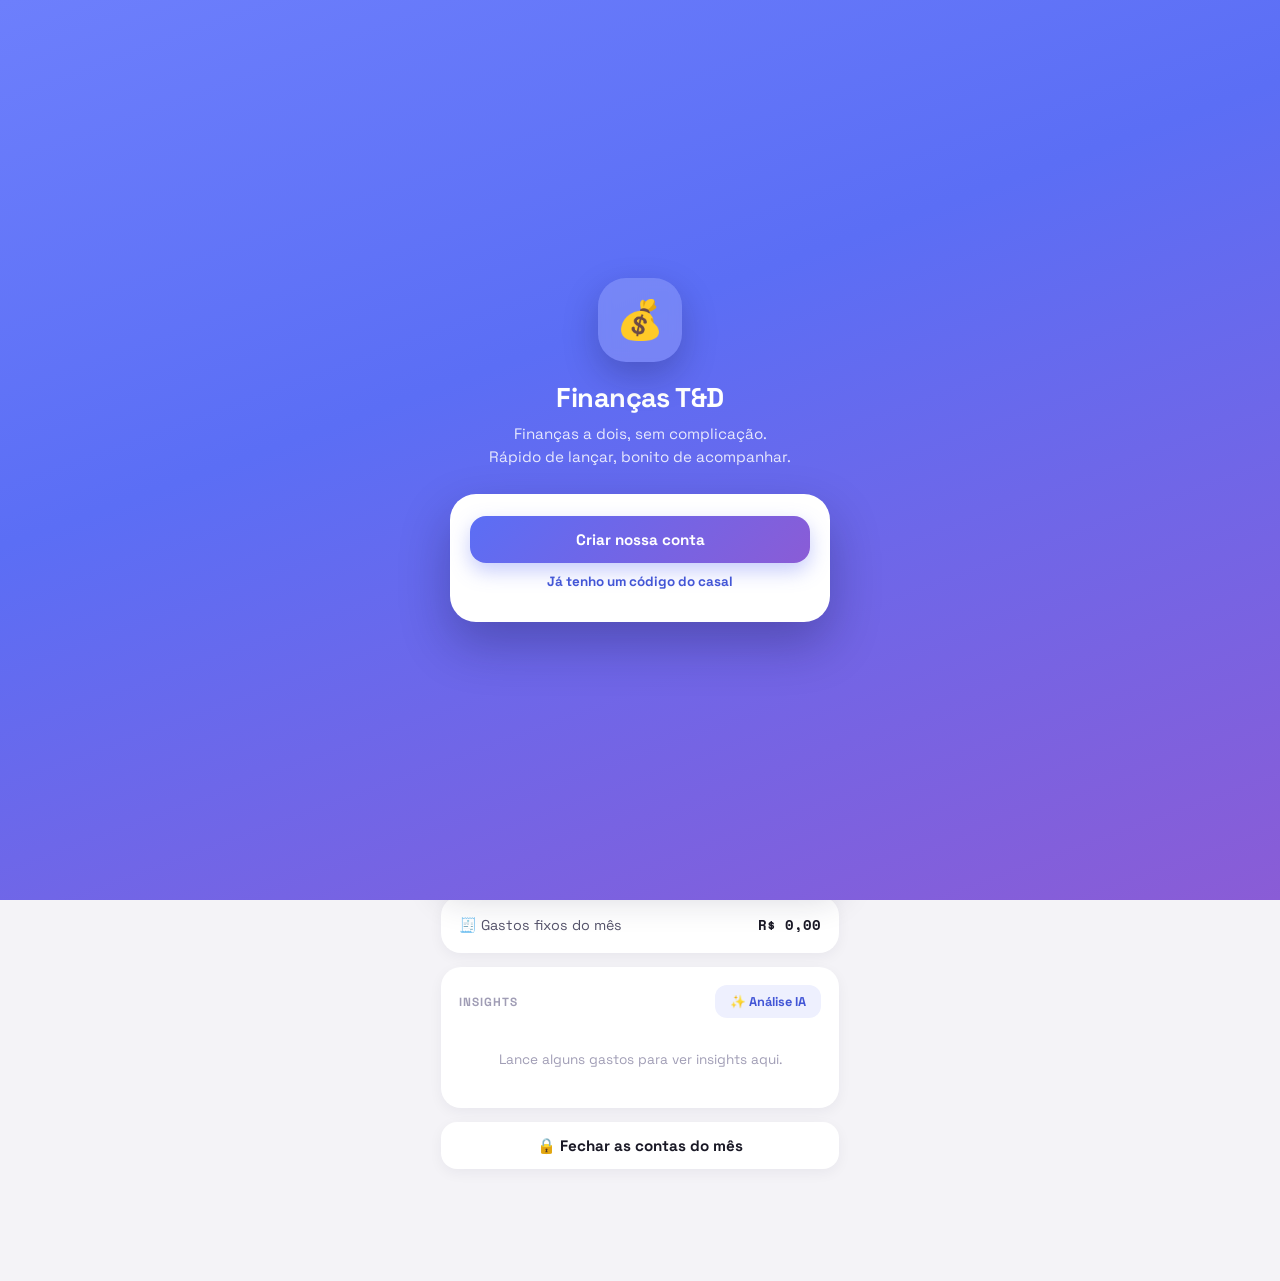
<file: index.html>
<!DOCTYPE html>
<html lang="pt-BR">
<head>
<meta charset="UTF-8">
<meta name="viewport" content="width=device-width, initial-scale=1, viewport-fit=cover">
<meta name="theme-color" content="#faf9f7">
<title>Finanças T&D</title>
<meta name="description" content="Controle financeiro do casal — rápido, visual e com ajuda de IA.">
<link rel="manifest" href="manifest.webmanifest">
<link rel="icon" href="icons/icon.svg" type="image/svg+xml">
<link rel="apple-touch-icon" href="icons/icon-192.png">
<meta name="apple-mobile-web-app-capable" content="yes">
<meta name="apple-mobile-web-app-status-bar-style" content="default">
<meta name="apple-mobile-web-app-title" content="Finanças T&D">
<link rel="preconnect" href="https://fonts.googleapis.com">
<link rel="preconnect" href="https://fonts.gstatic.com" crossorigin>
<link href="https://fonts.googleapis.com/css2?family=Space+Grotesk:wght@400;500;600;700&family=Space+Mono:wght@400;700&display=swap" rel="stylesheet">
<link rel="stylesheet" href="css/app.css">
</head>
<body>

<header class="topbar">
  <div class="topbar-inner">
    <div class="brand-wrap">
      <div class="brand-logo">💰</div>
      <span class="brand" id="brandName">Finanças T&D<small id="brandSub"></small></span>
    </div>
    <div class="topbar-right">
      <span class="sync-dot" id="syncDot" title="Sincronização"></span>
      <span class="topbar-month" id="topbarMonth"></span>
    </div>
  </div>
</header>

<main id="view" class="view"></main>

<nav class="bottomnav" id="bottomnav">
  <button data-view="painel" class="nav-btn active"><span class="nav-ico">🏠</span><span>Painel</span></button>
  <button data-view="lancar" class="nav-btn"><span class="nav-ico">✏️</span><span>Lançar</span></button>
  <button data-view="invest" class="nav-btn"><span class="nav-ico">💎</span><span>Invest.</span></button>
  <button data-view="historico" class="nav-btn"><span class="nav-ico">🗓️</span><span>Histórico</span></button>
  <button data-view="config" class="nav-btn"><span class="nav-ico">⚙️</span><span>Config</span></button>
</nav>

<div id="modalRoot"></div>
<div id="toastRoot"></div>

<script type="module" src="js/app.js"></script>
<script>
if ('serviceWorker' in navigator) {
  window.addEventListener('load', () => navigator.serviceWorker.register('sw.js'));
}
</script>
</body>
</html>
</file>
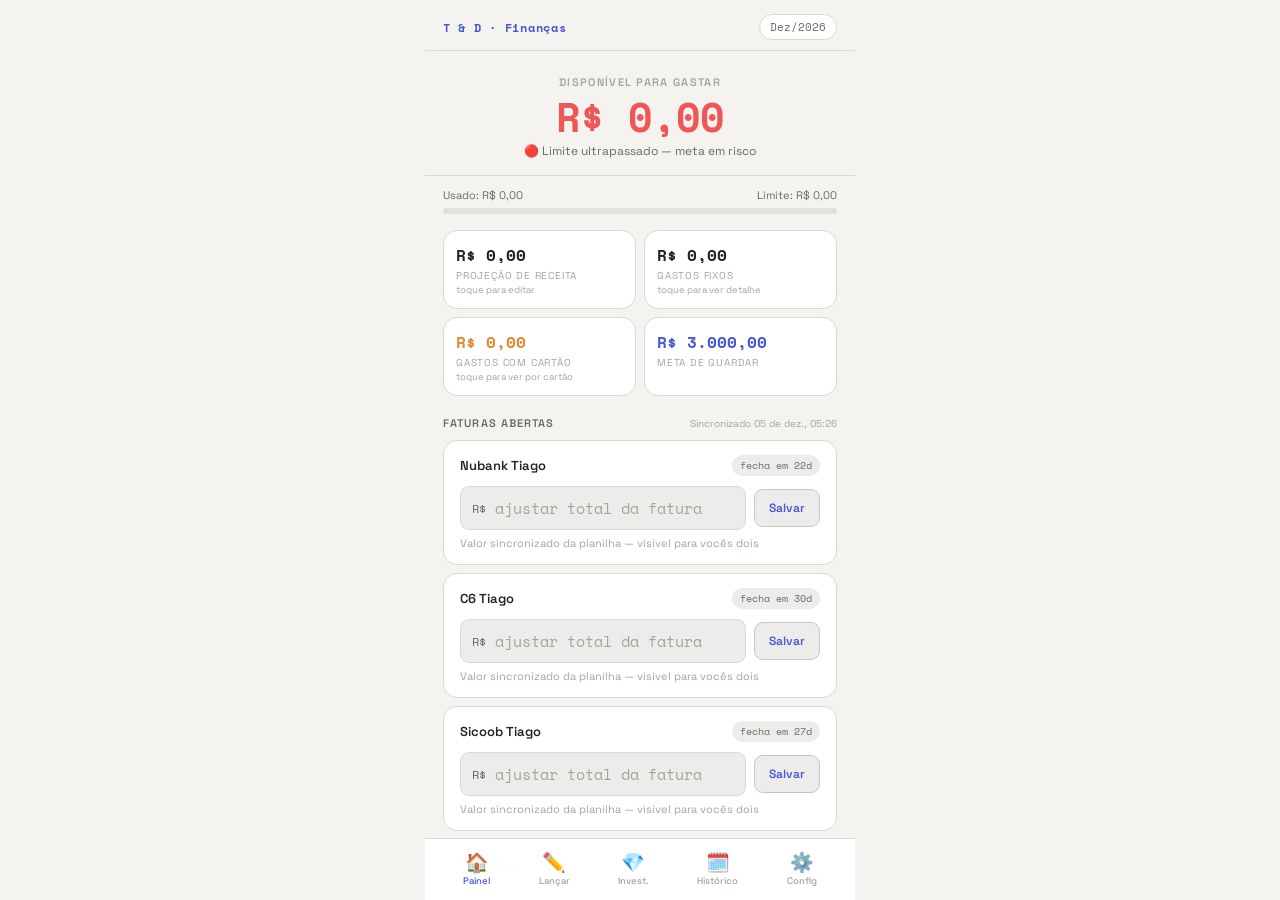
<file: legado/app-antigo-planilha.html>
<!DOCTYPE html>
<html lang="pt-BR">
<head>
  <meta charset="UTF-8">
  <meta name="viewport" content="width=device-width, initial-scale=1.0, maximum-scale=1.0, user-scalable=no">
  <meta name="theme-color" content="#f4f3f0">
  <meta name="apple-mobile-web-app-capable" content="yes">
  <meta name="apple-mobile-web-app-status-bar-style" content="default">
  <meta name="apple-mobile-web-app-title" content="Finanças">
  <meta name="mobile-web-app-capable" content="yes">
  <title>Finanças · T&amp;D</title>

  <script>
    const APPS_SCRIPT_URL_DEFAULT = 'COLE_AQUI_A_URL_DO_SEU_WEB_APP';
  </script>

  <link rel="preconnect" href="https://fonts.googleapis.com">
  <link rel="preconnect" href="https://fonts.gstatic.com" crossorigin>
  <link href="https://fonts.googleapis.com/css2?family=Space+Grotesk:wght@300;400;500;600;700&family=Space+Mono:ital,wght@0,400;0,700;1,400&display=swap" rel="stylesheet">

  <style>
    *, *::before, *::after { box-sizing: border-box; margin: 0; padding: 0; }

    :root {
      /* ── Fundo claro neutro ── */
      --bg:       #f4f3f0;
      --s1:       #ffffff;
      --s2:       #ececea;
      --s3:       #e2e0dc;
      --border:   #ddd9d2;
      --border2:  #cac6bd;

      /* Paleta Tiago & Duda — azul índigo + coral, ajustada para fundo claro */
      --indigo:   #5b6ef5;
      --indigo2:  #4757d6;
      --coral:    #ef5757;
      --coral2:   #e08a2e;
      --mint:     #1fa97c;
      --mint2:    #18895f;

      --text:     #232323;
      --dim:      #6b6962;
      --muted:    #a7a39a;

      --nav-h:    62px;
      --r:        14px;
      --r-sm:     9px;

      --font:     'Space Grotesk', sans-serif;
      --mono:     'Space Mono', monospace;
    }

    html, body { height: 100%; overflow: hidden; background: var(--bg); }

    body {
      color: var(--text);
      font-family: var(--font);
      font-size: 14px;
      -webkit-font-smoothing: antialiased;
      overscroll-behavior: none;
    }

    .app {
      display: flex;
      flex-direction: column;
      height: 100dvh;
      max-width: 430px;
      margin: 0 auto;
    }

    /* ── HEADER ── */
    .hdr {
      flex-shrink: 0;
      padding: 14px 18px 10px;
      display: flex;
      align-items: center;
      justify-content: space-between;
      border-bottom: 1px solid var(--border);
      background: rgba(244,243,240,0.92);
      backdrop-filter: blur(16px);
    }

    .hdr-wordmark {
      font-family: var(--mono);
      font-size: 12px;
      font-weight: 700;
      letter-spacing: 0.06em;
      color: var(--indigo2);
    }

    .hdr-pill {
      font-family: var(--mono);
      font-size: 11px;
      color: var(--dim);
      background: var(--s1);
      border: 1px solid var(--border);
      padding: 4px 10px;
      border-radius: 99px;
    }

    /* ── SCROLL ── */
    .content {
      flex: 1;
      overflow-y: auto;
      -webkit-overflow-scrolling: touch;
      overscroll-behavior: contain;
      padding-bottom: calc(var(--nav-h) + 12px);
    }
    .content::-webkit-scrollbar { width: 0; }

    .panel { display: none; }
    .panel.active { display: block; }

    /* ── NAV (scrollável: 6 abas agora) ── */
    .nav {
      position: fixed;
      bottom: 0;
      left: 50%;
      transform: translateX(-50%);
      width: 100%;
      max-width: 430px;
      height: var(--nav-h);
      background: rgba(255,255,255,0.96);
      backdrop-filter: blur(20px);
      border-top: 1px solid var(--border);
      display: flex;
      align-items: center;
      justify-content: space-evenly;
      z-index: 50;
      padding-bottom: env(safe-area-inset-bottom, 0px);
    }

    .nb {
      display: flex;
      flex-direction: column;
      align-items: center;
      gap: 3px;
      padding: 8px 10px;
      border: none;
      background: none;
      color: var(--muted);
      font-family: var(--font);
      font-size: 9.5px;
      font-weight: 500;
      cursor: pointer;
      border-radius: var(--r-sm);
      transition: color 0.18s;
      -webkit-tap-highlight-color: transparent;
      white-space: nowrap;
    }

    .nb .ic { font-size: 19px; line-height: 1; }
    .nb.active { color: var(--indigo2); }

    /* ── SHARED ── */
    .pad { padding: 16px 18px; }

    .lbl {
      font-size: 10px;
      font-weight: 600;
      color: var(--muted);
      text-transform: uppercase;
      letter-spacing: 0.1em;
      margin-bottom: 6px;
      display: block;
    }

    .card {
      background: var(--s1);
      border: 1px solid var(--border);
      border-radius: var(--r);
      padding: 16px;
      margin-bottom: 10px;
      box-shadow: 0 1px 3px rgba(0,0,0,0.03);
    }

    .card.hl     { border-color: var(--indigo); background: rgba(91,110,245,0.04); }
    .card.ok     { border-color: var(--mint2);  background: rgba(31,169,124,0.05); }
    .card.warn   { border-color: var(--coral2); background: rgba(224,138,46,0.05); }
    .card.danger { border-color: var(--coral);  background: rgba(239,87,87,0.05);  }

    .mono { font-family: var(--mono); }

    /* ═══════════════════════════════════════════════
       PAINEL — TELA PRINCIPAL
    ═══════════════════════════════════════════════ */
    #panel-meta { padding: 0; }

    .meta-hero {
      padding: 24px 18px 16px;
      text-align: center;
      border-bottom: 1px solid var(--border);
    }

    .meta-hero-label {
      font-size: 11px;
      font-weight: 600;
      color: var(--muted);
      text-transform: uppercase;
      letter-spacing: 0.12em;
      margin-bottom: 8px;
    }

    .meta-hero-valor {
      font-family: var(--mono);
      font-size: 40px;
      font-weight: 700;
      line-height: 1;
      margin-bottom: 6px;
      transition: color 0.3s;
    }

    .meta-hero-valor.ok     { color: var(--mint2);  }
    .meta-hero-valor.warn   { color: var(--coral2); }
    .meta-hero-valor.danger { color: var(--coral);  }

    .meta-hero-sub { font-size: 12px; color: var(--dim); }

    .limite-barra-info {
      display: flex;
      justify-content: space-between;
      font-size: 11px;
      color: var(--dim);
      margin-bottom: 6px;
    }

    .limite-barra {
      width: 100%;
      height: 6px;
      background: var(--s3);
      border-radius: 99px;
      overflow: hidden;
    }

    .limite-fill {
      height: 100%;
      border-radius: 99px;
      transition: width 0.6s cubic-bezier(0.4,0,0.2,1), background 0.3s;
    }

    .faturas-section { padding: 12px 18px 0; }

    .section-titulo {
      font-size: 11px;
      font-weight: 600;
      color: var(--dim);
      text-transform: uppercase;
      letter-spacing: 0.1em;
      margin-bottom: 10px;
      display: flex;
      align-items: center;
      justify-content: space-between;
    }

    .fatura-card {
      background: var(--s1);
      border: 1px solid var(--border);
      border-radius: var(--r);
      padding: 14px 16px;
      margin-bottom: 8px;
    }

    .fatura-top {
      display: flex;
      align-items: center;
      justify-content: space-between;
      margin-bottom: 10px;
    }

    .fatura-nome { font-size: 13px; font-weight: 600; color: var(--text); }

    .fatura-badge {
      font-family: var(--mono);
      font-size: 10px;
      padding: 3px 8px;
      border-radius: 99px;
      background: var(--s2);
      color: var(--dim);
    }

    .fatura-badge.urgente { background: rgba(239,87,87,0.12);  color: var(--coral);  }
    .fatura-badge.atencao { background: rgba(224,138,46,0.12); color: var(--coral2); }

    .fatura-input-row { display: flex; align-items: center; gap: 8px; }
    .fatura-input-wrap { flex: 1; position: relative; }

    .fatura-prefix {
      position: absolute;
      left: 12px; top: 50%;
      transform: translateY(-50%);
      font-family: var(--mono);
      font-size: 12px;
      color: var(--dim);
      pointer-events: none;
    }

    .fatura-input {
      width: 100%;
      padding: 10px 12px 10px 34px;
      background: var(--s2);
      border: 1px solid var(--border);
      border-radius: var(--r-sm);
      color: var(--text);
      font-family: var(--mono);
      font-size: 15px;
      font-weight: 700;
      outline: none;
      transition: border-color 0.2s;
      -webkit-appearance: none;
    }

    .fatura-input:focus { border-color: var(--indigo); }
    .fatura-input::placeholder { color: var(--muted); font-weight: 400; }

    .fatura-salvar {
      padding: 10px 14px;
      background: var(--s2);
      border: 1px solid var(--border2);
      border-radius: var(--r-sm);
      color: var(--indigo2);
      font-family: var(--font);
      font-size: 12px;
      font-weight: 600;
      cursor: pointer;
      white-space: nowrap;
      transition: background 0.15s;
      -webkit-tap-highlight-color: transparent;
    }

    .fatura-salvar:active { background: var(--border2); }

    .fatura-ultimo { font-size: 11px; color: var(--muted); margin-top: 6px; }

    .fatura-status {
      display: flex; align-items: center; gap: 6px;
      margin-top: 8px; font-size: 12px; font-weight: 500;
      padding: 8px 10px; border-radius: var(--r-sm);
      background: var(--s2);
    }
    .fatura-status.ok     { color: var(--mint2);  }
    .fatura-status.warn   { color: var(--coral2); }
    .fatura-status.danger { color: var(--coral);  }

    .meta-config-section { padding: 12px 18px 0; }

    .meta-cfg-row {
      display: grid;
      grid-template-columns: 1fr 1fr;
      gap: 8px;
      margin-bottom: 8px;
    }

    .meta-cfg-item {
      background: var(--s1);
      border: 1px solid var(--border);
      border-radius: var(--r);
      padding: 12px;
      cursor: pointer;
      transition: background 0.15s;
    }
    .meta-cfg-item:active { background: var(--s2); }

    .meta-cfg-val { font-family: var(--mono); font-size: 16px; font-weight: 700; color: var(--text); margin-bottom: 2px; }
    .meta-cfg-label { font-size: 10px; color: var(--muted); text-transform: uppercase; letter-spacing: 0.08em; }
    .meta-cfg-sub { font-size: 9.5px; color: var(--muted); margin-top: 2px; }

    /* Detalhe expansível (fixos / cartões) */
    .detalhe-expand {
      display: none;
      background: var(--s1);
      border: 1px solid var(--border);
      border-radius: var(--r);
      padding: 12px 14px;
      margin-top: 8px;
      margin-bottom: 4px;
    }
    .detalhe-expand.open { display: block; }

    .detalhe-item {
      display: flex;
      justify-content: space-between;
      font-size: 12px;
      padding: 6px 0;
      border-bottom: 1px solid var(--s2);
    }
    .detalhe-item:last-child { border-bottom: none; }
    .detalhe-nome { color: var(--text); }
    .detalhe-valor { font-family: var(--mono); color: var(--dim); }
    .detalhe-cat { font-size: 10px; color: var(--muted); }

    .alertas-section { padding: 12px 18px 0; }

    .alerta-item {
      display: flex; align-items: flex-start; gap: 10px;
      padding: 10px 14px;
      background: var(--s1);
      border: 1px solid var(--border);
      border-radius: var(--r-sm);
      margin-bottom: 6px;
      font-size: 12px; color: var(--dim); line-height: 1.5;
    }
    .alerta-icon { font-size: 16px; flex-shrink: 0; margin-top: 1px; }

    /* Botão Fechar o mês */
    .fechar-mes-section { padding: 14px 18px 4px; }

    .btn-fechar-mes {
      width: 100%;
      padding: 14px;
      background: var(--s1);
      border: 1.5px dashed var(--border2);
      border-radius: var(--r);
      color: var(--dim);
      font-family: var(--font);
      font-size: 13px;
      font-weight: 600;
      cursor: pointer;
      display: flex;
      align-items: center;
      justify-content: center;
      gap: 8px;
      transition: all 0.15s;
      -webkit-tap-highlight-color: transparent;
    }
    .btn-fechar-mes:active { background: var(--s2); }

    /* Modal de fechamento */
    .modal-ov {
      position: fixed; inset: 0;
      background: rgba(35,35,35,0.5);
      backdrop-filter: blur(4px);
      z-index: 250;
      display: none;
      align-items: flex-end;
      justify-content: center;
    }
    .modal-ov.open { display: flex; }

    .modal-sheet {
      width: 100%;
      max-width: 430px;
      background: var(--s1);
      border-radius: 20px 20px 0 0;
      padding: 22px 20px calc(22px + env(safe-area-inset-bottom, 0px));
      max-height: 80vh;
      overflow-y: auto;
      animation: sheetUp 0.3s cubic-bezier(0.16,1,0.3,1);
    }
    @keyframes sheetUp { from { transform: translateY(100%); } to { transform: translateY(0); } }

    .modal-handle { width: 36px; height: 4px; background: var(--border2); border-radius: 99px; margin: 0 auto 18px; }
    .modal-title { font-size: 17px; font-weight: 700; margin-bottom: 4px; }
    .modal-sub { font-size: 12px; color: var(--dim); margin-bottom: 18px; }

    .resumo-fechamento { display: flex; flex-direction: column; gap: 10px; margin-bottom: 20px; }

    .rf-row {
      display: flex; justify-content: space-between; align-items: center;
      padding: 12px 14px; background: var(--s2); border-radius: var(--r-sm);
    }
    .rf-label { font-size: 12px; color: var(--dim); }
    .rf-val { font-family: var(--mono); font-size: 14px; font-weight: 700; }
    .rf-val.g { color: var(--mint2); }
    .rf-val.r { color: var(--coral); }

    .rf-final {
      display: flex; justify-content: space-between; align-items: center;
      padding: 14px 16px; border-radius: var(--r);
      border: 1.5px solid var(--indigo);
      background: rgba(91,110,245,0.06);
    }
    .rf-final-label { font-size: 13px; font-weight: 600; color: var(--text); }
    .rf-final-val { font-family: var(--mono); font-size: 18px; font-weight: 700; color: var(--indigo2); }

    .modal-actions { display: flex; gap: 10px; }
    .btn-modal-sec {
      flex: 1; padding: 13px;
      background: var(--s2); border: 1px solid var(--border);
      border-radius: var(--r); color: var(--dim);
      font-family: var(--font); font-size: 13px; font-weight: 600;
      cursor: pointer;
    }
    .btn-modal-main {
      flex: 1.4; padding: 13px;
      background: linear-gradient(135deg, var(--indigo), var(--coral));
      border: none; border-radius: var(--r); color: white;
      font-family: var(--font); font-size: 13px; font-weight: 600;
      cursor: pointer;
    }

    /* ═══════════════════════════
       LANÇAMENTO DETALHADO
    ═══════════════════════════ */
    #panel-lancar { padding: 16px 18px 8px; }

    .tipo-row { display: grid; grid-template-columns: repeat(3, 1fr); gap: 8px; margin-bottom: 12px; }

    .tipo-btn {
      display: flex; flex-direction: column; align-items: center; gap: 3px;
      padding: 10px 6px;
      border: 1px solid var(--border);
      border-radius: var(--r);
      background: var(--s1);
      color: var(--muted);
      font-family: var(--font); font-size: 11px; font-weight: 500;
      cursor: pointer; transition: all 0.15s;
      -webkit-tap-highlight-color: transparent;
    }

    .tipo-btn .ic2 { font-size: 18px; }
    .tipo-btn[data-t="Gasto"].sel    { border-color: var(--coral);  background: rgba(239,87,87,0.06);  color: var(--coral);  }
    .tipo-btn[data-t="Receita"].sel  { border-color: var(--mint2);  background: rgba(31,169,124,0.06); color: var(--mint2);  }
    .tipo-btn[data-t="Investimento"].sel { border-color: var(--indigo); background: rgba(91,110,245,0.06); color: var(--indigo2); }

    .fg { margin-bottom: 10px; }

    .fi, .fs {
      width: 100%;
      padding: 12px 14px;
      background: var(--s1);
      border: 1px solid var(--border);
      border-radius: var(--r-sm);
      color: var(--text);
      font-family: var(--font);
      font-size: 15px;
      outline: none;
      transition: border-color 0.2s;
      -webkit-appearance: none;
      appearance: none;
    }

    .fi:focus, .fs:focus { border-color: var(--indigo); }
    .fi::placeholder { color: var(--muted); font-size: 14px; }
    .fs option { background: #fff; }

    .sel-w { position: relative; }
    .sel-w::after { content:'▾'; position:absolute; right:14px; top:50%; transform:translateY(-50%); color:var(--muted); pointer-events:none; }

    .row2 { display: grid; grid-template-columns: 1fr 1fr; gap: 10px; }

    .btn-main {
      width: 100%;
      padding: 14px;
      background: linear-gradient(135deg, var(--indigo) 0%, var(--coral) 100%);
      border: none;
      border-radius: var(--r);
      color: white;
      font-family: var(--font);
      font-size: 15px;
      font-weight: 600;
      cursor: pointer;
      margin-top: 6px;
      box-shadow: 0 4px 18px rgba(91,110,245,0.25);
      transition: opacity 0.15s, transform 0.15s;
    }
    .btn-main:active  { transform: scale(0.98); opacity: 0.85; }
    .btn-main:disabled { opacity: 0.4; cursor: not-allowed; transform: none; }

    /* ═══════════════════
       INVESTIMENTOS
    ═══════════════════ */
    #panel-invest { padding: 16px 18px 8px; }

    .invest-hero {
      text-align: center;
      padding: 20px 16px;
      margin-bottom: 12px;
    }

    .invest-hero-label { font-size: 11px; font-weight:600; color:var(--muted); text-transform:uppercase; letter-spacing:0.1em; margin-bottom:8px; }
    .invest-hero-valor { font-family: var(--mono); font-size: 36px; font-weight: 700; color: var(--mint2); line-height:1; margin-bottom: 8px; }
    .invest-hero-sub { font-size: 12px; color: var(--dim); }

    .invest-breakdown { display:grid; grid-template-columns:1fr 1fr; gap:8px; margin-bottom:14px; }
    .invest-bd-item { background:var(--s1); border:1px solid var(--border); border-radius:var(--r); padding:12px; text-align:center; }
    .invest-bd-val { font-family:var(--mono); font-size:15px; font-weight:700; color:var(--text); }
    .invest-bd-label { font-size:10px; color:var(--muted); text-transform:uppercase; letter-spacing:0.06em; margin-top:2px; }

    .aporte-rapido {
      background: var(--s1);
      border: 1px solid var(--indigo);
      background: rgba(91,110,245,0.04);
      border-radius: var(--r);
      padding: 16px;
      margin-bottom: 14px;
    }

    .aporte-rapido-tit { font-size:13px; font-weight:600; margin-bottom:10px; color:var(--text); }

    .aporte-row { display:flex; gap:8px; }
    .aporte-input-wrap { flex:1; position:relative; }
    .aporte-prefix { position:absolute; left:12px; top:50%; transform:translateY(-50%); font-family:var(--mono); font-size:13px; color:var(--dim); }
    .aporte-input {
      width:100%; padding:12px 12px 12px 32px;
      background:var(--s1); border:1px solid var(--border); border-radius:var(--r-sm);
      font-family:var(--mono); font-size:15px; font-weight:700; color:var(--text);
      outline:none; -webkit-appearance:none;
    }
    .aporte-input:focus { border-color: var(--indigo); }
    .aporte-btn {
      padding:12px 18px;
      background:linear-gradient(135deg,var(--indigo),var(--coral));
      border:none; border-radius:var(--r-sm); color:white;
      font-family:var(--font); font-size:13px; font-weight:600; cursor:pointer;
    }

    .invest-historico-tit { font-size:11px; font-weight:600; color:var(--dim); text-transform:uppercase; letter-spacing:0.1em; margin-bottom:10px; }

    .invest-hist-item {
      display:flex; justify-content:space-between; align-items:center;
      padding:11px 14px; background:var(--s1); border:1px solid var(--border);
      border-radius:var(--r-sm); margin-bottom:6px;
    }
    .invest-hist-mes { font-size:12px; font-weight:600; color:var(--text); }
    .invest-hist-val { font-family:var(--mono); font-size:13px; color:var(--mint2); font-weight:600; }

    /* ═══════════════
       HISTÓRICO
    ═══════════════ */
    #panel-hist { padding: 16px 18px 8px; }

    .hist-card {
      background: var(--s1);
      border: 1px solid var(--border);
      border-radius: var(--r);
      padding: 14px 16px;
      margin-bottom: 8px;
    }

    .hist-mes-tit { font-size: 13px; font-weight: 700; color: var(--text); margin-bottom: 10px; }

    .hist-grid { display: grid; grid-template-columns: 1fr 1fr; gap: 8px; }

    .hist-item { background: var(--s2); border-radius: var(--r-sm); padding: 9px 11px; }
    .hist-item-val { font-family: var(--mono); font-size: 13px; font-weight: 700; }
    .hist-item-label { font-size: 9.5px; color: var(--muted); text-transform: uppercase; letter-spacing: 0.05em; margin-top: 1px; }

    .hist-item.receita .hist-item-val { color: var(--mint2); }
    .hist-item.gasto .hist-item-val { color: var(--coral); }
    .hist-item.cartao .hist-item-val { color: var(--coral2); }
    .hist-item.saldo .hist-item-val { color: var(--indigo2); }

    /* ═══════════
       CONFIG
    ═══════════ */
    #panel-cfg { padding: 16px 18px 8px; }

    .cfg-block {
      background: var(--s1);
      border: 1px solid var(--border);
      border-radius: var(--r);
      padding: 16px;
      margin-bottom: 10px;
    }

    .cfg-tit { font-size:13px; font-weight:600; color:var(--text); margin-bottom:12px; }
    .cfg-row { display:flex; gap:10px; margin-bottom:10px; font-size:12px; color:var(--dim); line-height:1.5; align-items:flex-start; }
    .cfg-n { flex-shrink:0; width:20px; height:20px; background:var(--indigo); color:white; border-radius:50%; display:flex; align-items:center; justify-content:center; font-size:11px; font-weight:700; margin-top:1px; }
    .cfg-block code { font-family:var(--mono); font-size:11px; background:var(--s2); padding:2px 6px; border-radius:4px; color:var(--indigo2); }

    .meta-inputs { display:grid; grid-template-columns:1fr 1fr; gap:8px; margin-bottom:12px; }

    /* ═══════
       TOAST
    ═══════ */
    .toast {
      position: fixed;
      bottom: calc(var(--nav-h) + 10px);
      left: 50%;
      transform: translateX(-50%) translateY(16px);
      opacity: 0;
      background: #2a2a2a;
      border: 1px solid #3a3a3a;
      border-radius: 99px;
      padding: 10px 20px;
      font-size: 13px;
      font-weight: 500;
      color: #fff;
      z-index: 300;
      transition: all 0.28s cubic-bezier(0.34,1.56,0.64,1);
      white-space: nowrap;
      pointer-events: none;
    }
    .toast.show { transform:translateX(-50%) translateY(0); opacity:1; }
    .toast.ok  { border-color: var(--mint2); }
    .toast.err { border-color: var(--coral); }

    .spin { display:inline-block; width:14px; height:14px; border:2px solid rgba(255,255,255,0.3); border-top-color:white; border-radius:50%; animation:sp 0.7s linear infinite; vertical-align:middle; margin-right:6px; }
    @keyframes sp { to { transform:rotate(360deg); } }

    .empty { text-align:center; padding:28px 16px; color:var(--muted); font-size:13px; }
    .empty-ic { font-size:28px; margin-bottom:8px; }

    .btn-sec {
      width:100%; padding:11px;
      background:var(--s1); border:1px solid var(--border);
      border-radius:var(--r-sm); color:var(--dim);
      font-family:var(--font); font-size:13px;
      cursor:pointer; margin-top:4px;
      -webkit-tap-highlight-color:transparent;
    }
  </style>
</head>
<body>
<div class="app">

  <!-- HEADER -->
  <div class="hdr">
    <div class="hdr-wordmark">T &amp; D · Finanças</div>
    <div class="hdr-pill" id="hPill">—</div>
  </div>

  <div class="content">

    <!-- ═══════════════════════════════════════
         PAINEL — TELA PRINCIPAL
    ═══════════════════════════════════════ -->
    <div class="panel active" id="panel-meta">

      <div class="meta-hero">
        <div class="meta-hero-label">disponível para gastar</div>
        <div class="meta-hero-valor ok" id="m-disponivel">—</div>
        <div class="meta-hero-sub" id="m-disponivel-sub">calculando...</div>
      </div>

      <div style="padding:12px 18px 4px">
        <div class="limite-barra-info">
          <span id="m-bar-usado">Usado: —</span>
          <span id="m-bar-limite">Limite: —</span>
        </div>
        <div class="limite-barra"><div class="limite-fill" id="m-bar-fill" style="width:0%"></div></div>
      </div>

      <div class="meta-config-section">
        <div class="meta-cfg-row">
          <div class="meta-cfg-item proj-item" onclick="toggleDetalhe('receita')">
            <div class="meta-cfg-val" id="m-receita-principal">—</div>
            <div class="meta-cfg-label" id="m-receita-label">Projeção de Receita</div>
            <div class="meta-cfg-sub">toque para editar</div>
          </div>
          <div class="meta-cfg-item" onclick="toggleDetalhe('fixos')">
            <div class="meta-cfg-val" id="m-fixos">—</div>
            <div class="meta-cfg-label">Gastos Fixos</div>
            <div class="meta-cfg-sub">toque para ver detalhe</div>
          </div>
          <div class="meta-cfg-item" onclick="toggleDetalhe('cartao')">
            <div class="meta-cfg-val" id="m-cartao" style="color:var(--coral2)">—</div>
            <div class="meta-cfg-label">Gastos com Cartão</div>
            <div class="meta-cfg-sub">toque para ver por cartão</div>
          </div>
          <div class="meta-cfg-item" onclick="toggleDetalhe('meta')">
            <div class="meta-cfg-val" id="m-meta-guardar" style="color:var(--indigo2)">—</div>
            <div class="meta-cfg-label">Meta de guardar</div>
          </div>
        </div>

        <!-- Detalhes expansíveis -->
        <div class="detalhe-expand" id="det-receita">
          <div style="margin-bottom:10px">
            <label class="lbl">Projeção de receita deste mês</label>
            <div class="fatura-input-row">
              <div class="fatura-input-wrap">
                <span class="fatura-prefix">R$</span>
                <input class="fatura-input" type="number" inputmode="decimal" placeholder="ex: 9500"
                  id="input-projecao" value="">
              </div>
              <button class="fatura-salvar" onclick="salvarProjecaoBtn()">Salvar</button>
            </div>
          </div>
          <div id="comparacao-receita" style="display:none">
            <div class="detalhe-item">
              <div class="detalhe-nome">📐 Projetado</div>
              <div class="detalhe-valor" id="comp-projetado">—</div>
            </div>
            <div class="detalhe-item">
              <div class="detalhe-nome">✅ Realizado (real)</div>
              <div class="detalhe-valor" id="comp-realizado">—</div>
            </div>
          </div>
          <div class="meta-cfg-sub" style="margin-top:8px;line-height:1.5">
            Até você lançar a receita real (salário/pró-labore), o cálculo de
            "Disponível para gastar" usa esta projeção. Depois que a receita
            real entrar, ela passa a valer automaticamente.
          </div>
        </div>
        <div class="detalhe-expand" id="det-fixos"></div>
        <div class="detalhe-expand" id="det-cartao"></div>
      </div>

      <div class="faturas-section">
        <div class="section-titulo">
          Faturas abertas
          <span id="m-data-ref" style="font-size:10px;color:var(--muted);font-weight:400;text-transform:none;letter-spacing:0"></span>
        </div>
        <div id="faturas-lista">
          <div class="empty"><div class="empty-ic">💳</div>Clique em atualizar</div>
        </div>
      </div>

      <div class="alertas-section">
        <div class="section-titulo" style="margin-bottom:8px">Alertas</div>
        <div id="m-alertas">
          <div class="alerta-item"><span class="alerta-icon">⏳</span>Clique em atualizar para carregar</div>
        </div>
      </div>

      <div class="fechar-mes-section">
        <button class="btn-fechar-mes" onclick="abrirFecharMes()">
          🔒 Fechar as contas do mês
        </button>
      </div>

      <div style="padding:8px 18px 4px">
        <button class="btn-sec" onclick="carregarTudo()">↻ Atualizar</button>
      </div>

    </div><!-- /panel-meta -->


    <!-- ═══════════════════════════
         LANÇAMENTO DETALHADO
    ═══════════════════════════ -->
    <div class="panel" id="panel-lancar">

      <div class="tipo-row">
        <div class="tipo-btn sel" data-t="Gasto" onclick="selTipo(this)"><span class="ic2">💸</span>Gasto</div>
        <div class="tipo-btn" data-t="Receita" onclick="selTipo(this)"><span class="ic2">💰</span>Receita</div>
        <div class="tipo-btn" data-t="Investimento" onclick="selTipo(this)"><span class="ic2">📈</span>Invest.</div>
      </div>

      <div class="fg"><label class="lbl">Descrição</label>
        <input class="fi" type="text" id="l-desc" placeholder="Ex: iFood jantar" autocomplete="off" autocorrect="off">
      </div>

      <div class="row2 fg">
        <div><label class="lbl">Valor (R$)</label>
          <input class="fi" type="number" id="l-val" placeholder="0,00" inputmode="decimal" min="0" step="0.01">
        </div>
        <div><label class="lbl">Data</label>
          <input class="fi" type="date" id="l-dt">
        </div>
      </div>

      <div class="fg"><label class="lbl">Categoria</label>
        <div class="sel-w"><select class="fs" id="l-cat">
          <option value="">Selecionar...</option>
          <option>Alimentação</option><option>Moradia</option><option>Transporte</option>
          <option>Saúde/Esporte</option><option>Lazer</option><option>Serviços</option>
          <option>Educação/Trabalho</option><option>Vestuário</option><option>Saúde</option>
          <option>Investimento</option><option>Presente/Outros</option><option>Receita</option>
        </select></div>
      </div>

      <div class="fg"><label class="lbl">Pagamento</label>
        <div class="sel-w"><select class="fs" id="l-pag">
          <option value="">Selecionar...</option>
          <option>Nubank Tiago</option><option>C6 Tiago</option><option>Sicoob Tiago</option>
          <option>BRB Maria</option><option>Nubank ME</option><option>BB Tiago</option>
          <option>Itaú ME</option><option>Dinheiro</option><option>Pix</option>
        </select></div>
      </div>

      <div class="row2 fg">
        <div><label class="lbl">Parcelas</label>
          <input class="fi" type="number" id="l-parc" placeholder="1 = à vista" inputmode="numeric" min="1">
        </div>
        <div><label class="lbl">Observação</label>
          <input class="fi" type="text" id="l-obs" placeholder="Opcional" autocomplete="off">
        </div>
      </div>

      <button class="btn-main" id="btnEnv" onclick="enviar()">Lançar</button>

    </div><!-- /panel-lancar -->


    <!-- ═══════════════════
         INVESTIMENTOS
    ═══════════════════ -->
    <div class="panel" id="panel-invest">

      <div class="invest-hero">
        <div class="invest-hero-label">total investido hoje</div>
        <div class="invest-hero-valor" id="inv-total">—</div>
        <div class="invest-hero-sub" id="inv-sub">carregando...</div>
      </div>

      <div class="invest-breakdown">
        <div class="invest-bd-item">
          <div class="invest-bd-val" id="inv-inicial">—</div>
          <div class="invest-bd-label">Valor inicial</div>
        </div>
        <div class="invest-bd-item">
          <div class="invest-bd-val" id="inv-aportado" style="color:var(--mint2)">—</div>
          <div class="invest-bd-label">Aportado depois</div>
        </div>
      </div>

      <div class="aporte-rapido">
        <div class="aporte-rapido-tit">💸 Lançar aporte deste mês</div>
        <div class="aporte-row">
          <div class="aporte-input-wrap">
            <span class="aporte-prefix">R$</span>
            <input class="aporte-input" type="number" inputmode="decimal" placeholder="0,00" id="inv-valor-aporte">
          </div>
          <button class="aporte-btn" onclick="lancarAporte()">Lançar</button>
        </div>
      </div>

      <div class="invest-historico-tit">Histórico de aportes</div>
      <div id="inv-historico">
        <div class="empty"><div class="empty-ic">📈</div>Nenhum aporte registrado ainda</div>
      </div>

      <button class="btn-sec" onclick="carregarInvestimentos()">↻ Atualizar</button>

    </div><!-- /panel-invest -->


    <!-- ═══════════════
         HISTÓRICO
    ═══════════════ -->
    <div class="panel" id="panel-hist">
      <div id="hist-lista">
        <div class="empty"><div class="empty-ic">🗓️</div>Clique em atualizar para carregar o histórico</div>
      </div>
      <button class="btn-sec" onclick="carregarHistorico()">↻ Atualizar</button>
    </div><!-- /panel-hist -->


    <!-- ═══════════
         CONFIG
    ═══════════ -->
    <div class="panel" id="panel-cfg">

      <div class="cfg-block">
        <div class="cfg-tit">🎯 Configurar metas mensais</div>
        <div class="meta-inputs">
          <div>
            <label class="lbl">Meta de guardar/mês</label>
            <input class="fi" type="number" id="cfg-meta" placeholder="Ex: 3000" inputmode="decimal">
          </div>
          <div>
            <label class="lbl">Meta manual (opcional)</label>
            <input class="fi" type="number" id="cfg-fixas" placeholder="deixe vazio p/ automático" inputmode="decimal">
          </div>
        </div>
        <div style="font-size:11px;color:var(--muted);margin-bottom:10px;line-height:1.5">
          Os Gastos Fixos agora são lidos automaticamente da aba 🔁 Fixas da planilha. O campo acima só é usado se quiser sobrescrever manualmente.
        </div>
        <button class="btn-main" onclick="salvarMeta()">Salvar metas</button>
      </div>

      <div class="cfg-block">
        <div class="cfg-tit">🔗 URL do Web App</div>
        <div class="fg"><input class="fi" type="url" id="cfg-url" placeholder="https://script.google.com/macros/s/..."></div>
        <button class="btn-main" onclick="salvarUrl()">Salvar URL</button>
      </div>

      <div class="cfg-block">
        <div class="cfg-tit">📋 Como obter a URL</div>
        <div class="cfg-row"><div class="cfg-n">1</div><div>Planilha → <strong>Extensões → Apps Script</strong></div></div>
        <div class="cfg-row"><div class="cfg-n">2</div><div><strong>Implantar → Nova implantação</strong></div></div>
        <div class="cfg-row"><div class="cfg-n">3</div><div>Tipo: <code>App da Web</code> · Executar como: <code>Eu</code> · Acesso: <code>Qualquer pessoa</code></div></div>
        <div class="cfg-row"><div class="cfg-n">4</div><div>Implantar → copiar URL</div></div>
      </div>

      <div class="cfg-block">
        <div class="cfg-tit">📱 Instalar na tela inicial</div>
        <div class="cfg-row"><div class="cfg-n">i</div><div><strong>iPhone:</strong> Safari → ⬆ → Adicionar à Tela de Início</div></div>
        <div class="cfg-row"><div class="cfg-n">A</div><div><strong>Android:</strong> Chrome → ⋮ → Adicionar à tela inicial</div></div>
      </div>

      <div class="cfg-block">
        <div class="cfg-tit">🎤 Uso por voz</div>
        <div style="font-size:12px;color:var(--dim);line-height:1.7">
          Toque no botão central e fale:<br>
          <span style="color:var(--indigo2);font-family:var(--mono);font-size:11px">
            "iFood quarenta e cinco Nubank"<br>
            "Salário dez mil Sicoob receita"<br>
            "Farmácia trinta reais dinheiro"
          </span>
        </div>
      </div>

    </div><!-- /panel-cfg -->

  </div><!-- /content -->

  <!-- NAV -->
  <nav class="nav">
    <button class="nb active" onclick="irAba('meta',this)"><span class="ic">🏠</span>Painel</button>
    <button class="nb" onclick="irAba('lancar',this)"><span class="ic">✏️</span>Lançar</button>
    <button class="nb" onclick="irAba('invest',this)"><span class="ic">💎</span>Invest.</button>
    <button class="nb" onclick="irAba('hist',this)"><span class="ic">🗓️</span>Histórico</button>
    <button class="nb" onclick="irAba('cfg',this)"><span class="ic">⚙️</span>Config</button>
  </nav>

</div><!-- /app -->

<!-- MODAL FECHAR O MÊS -->
<div class="modal-ov" id="modalFechar">
  <div class="modal-sheet">
    <div class="modal-handle"></div>
    <div class="modal-title">Fechar as contas do mês</div>
    <div class="modal-sub" id="fm-mes-label">Resumo de —</div>

    <div class="resumo-fechamento">
      <div class="rf-row"><span class="rf-label">📐 Projetado</span><span class="rf-val" id="fm-projetado">—</span></div>
      <div class="rf-row"><span class="rf-label">💰 Receita real</span><span class="rf-val g" id="fm-receita">—</span></div>
      <div class="rf-row"><span class="rf-label">💸 Gastos totais</span><span class="rf-val r" id="fm-gasto">—</span></div>
      <div class="rf-row"><span class="rf-label">💳 Gasto com cartões</span><span class="rf-val" id="fm-cartao">—</span></div>
      <div class="rf-row"><span class="rf-label">📈 Investido no mês</span><span class="rf-val" id="fm-investido">—</span></div>
      <div class="rf-final">
        <span class="rf-final-label">Saldo final do mês</span>
        <span class="rf-final-val" id="fm-saldo">—</span>
      </div>
    </div>

    <div class="modal-sub" style="margin-top:-8px;margin-bottom:14px" id="fm-aviso-receita"></div>

    <div class="modal-actions">
      <button class="btn-modal-sec" onclick="fecharModalFechar()">Voltar</button>
      <button class="btn-modal-main" onclick="confirmarFechamento()">Confirmar fechamento</button>
    </div>
  </div>
</div>

<div class="toast" id="toast"></div>

<script>
// ═══════════════════════════════════════════
// ESTADO
// ═══════════════════════════════════════════
let tipoSel = 'Gasto';
let cache   = null;
let cacheInvest = null;

function getUrl()        { return localStorage.getItem('fin_url')        || APPS_SCRIPT_URL_DEFAULT; }
function getMeta()       { return parseFloat(localStorage.getItem('fin_meta')  || '3000'); }
function getFixasManual(){ return localStorage.getItem('fin_fixas_manual') || ''; }

// ═══════════════════════════════════════════
// INIT
// ═══════════════════════════════════════════
document.addEventListener('DOMContentLoaded', () => {
  const hoje = new Date();
  document.getElementById('l-dt').value = hoje.toISOString().split('T')[0];

  const meses = ['Jan','Fev','Mar','Abr','Mai','Jun','Jul','Ago','Set','Out','Nov','Dez'];
  document.getElementById('hPill').textContent = meses[hoje.getMonth()] + '/' + hoje.getFullYear();

  document.getElementById('cfg-meta').value  = getMeta();
  const fixasManual = getFixasManual();
  if (fixasManual) document.getElementById('cfg-fixas').value = fixasManual;

  const url = getUrl();
  if (url !== 'COLE_AQUI_A_URL_DO_SEU_WEB_APP') document.getElementById('cfg-url').value = url;

  renderFaturas();
  calcularDisponivel();
  carregarTudo();
});

// ═══════════════════════════════════════════
// NAVEGAÇÃO
// ═══════════════════════════════════════════
function irAba(aba, btn) {
  document.querySelectorAll('.panel').forEach(p => p.classList.remove('active'));
  document.querySelectorAll('.nb').forEach(b => b.classList.remove('active'));
  document.getElementById('panel-' + aba).classList.add('active');
  if (btn) btn.classList.add('active');

  if (aba === 'invest' && !cacheInvest) carregarInvestimentos();
  if (aba === 'hist') carregarHistorico();
}

function toggleDetalhe(tipo) {
  if (tipo === 'receita') {
    const el = document.getElementById('det-receita');
    el.classList.toggle('open');
  }
  if (tipo === 'fixos') {
    const el = document.getElementById('det-fixos');
    el.classList.toggle('open');
  }
  if (tipo === 'cartao') {
    const el = document.getElementById('det-cartao');
    el.classList.toggle('open');
  }
}

// ═══════════════════════════════════════════
// PAINEL — lógica principal
// ═══════════════════════════════════════════
function calcularDisponivel() {
  const meta    = getMeta();
  const receitaReal      = cache ? (cache.receita || 0) : 0;
  const receitaProjetada = cache ? (cache.receitaProjetada || 0) : 0;

  // Usa a receita REAL quando ela já existir (>0); senão, cai pra projeção
  const receita = receitaReal > 0 ? receitaReal : receitaProjetada;

  // Gastos fixos: prioriza dado real da planilha; usa manual só se preenchido
  const fixasManual = getFixasManual();
  const fixasReais  = cache ? (cache.totalFixas || 0) : 0;
  const fixas = fixasManual ? parseFloat(fixasManual) : fixasReais;

  const limiteCartao = Math.max(receita - fixas - meta, 0);

  // Total usado: vem direto do servidor (soma de todos os cartões no mês),
  // sincronizado entre os celulares — não depende mais de dado local
  const totalFaturas = cache ? (cache.totalCartoes || 0) : 0;

  const disponivel = limiteCartao - totalFaturas;
  const pct = limiteCartao > 0 ? Math.min((totalFaturas / limiteCartao) * 100, 100) : 0;

  const elHero = document.getElementById('m-disponivel');
  elHero.textContent = moeda(Math.abs(disponivel));

  if (disponivel > limiteCartao * 0.3) {
    elHero.className = 'meta-hero-valor ok';
    document.getElementById('m-disponivel-sub').textContent = '✅ Dentro do limite — pode gastar';
  } else if (disponivel > 0) {
    elHero.className = 'meta-hero-valor warn';
    document.getElementById('m-disponivel-sub').textContent = '⚠️ Atenção — pouco espaço restante';
  } else {
    elHero.className = 'meta-hero-valor danger';
    document.getElementById('m-disponivel-sub').textContent = '🔴 Limite ultrapassado — meta em risco';
  }

  const fill = document.getElementById('m-bar-fill');
  fill.style.width = pct + '%';
  fill.style.background = pct < 60
    ? 'linear-gradient(90deg,#1fa97c,#18895f)'
    : pct < 85
    ? 'linear-gradient(90deg,#e08a2e,#ef5757)'
    : '#ef5757';

  document.getElementById('m-bar-usado').textContent  = 'Usado: ' + moeda(totalFaturas);
  document.getElementById('m-bar-limite').textContent = 'Limite: ' + moeda(limiteCartao);

  // Card principal de receita — mostra Real se existir, senão Projeção
  const elReceitaVal = document.getElementById('m-receita-principal');
  const elReceitaLabel = document.getElementById('m-receita-label');
  if (receitaReal > 0) {
    elReceitaVal.textContent = moeda(receitaReal);
    elReceitaLabel.textContent = 'Receita do Mês (real)';
  } else {
    elReceitaVal.textContent = moeda(receitaProjetada);
    elReceitaLabel.textContent = 'Projeção de Receita';
  }
  document.getElementById('m-fixos').textContent        = moeda(fixas);
  document.getElementById('m-meta-guardar').textContent = moeda(meta);

  // Preenche o campo de input com a projeção salva (se ainda não foi editado pelo usuário)
  const inputProjecao = document.getElementById('input-projecao');
  if (inputProjecao && document.activeElement !== inputProjecao && !inputProjecao.value) {
    inputProjecao.value = receitaProjetada > 0 ? receitaProjetada : '';
  }

  // Mostra comparação Projetado x Realizado dentro do detalhe expansível
  const compBox = document.getElementById('comparacao-receita');
  if (receitaProjetada > 0 || receitaReal > 0) {
    compBox.style.display = 'block';
    document.getElementById('comp-projetado').textContent = moeda(receitaProjetada);
    document.getElementById('comp-realizado').textContent = receitaReal > 0 ? moeda(receitaReal) : 'ainda não lançada';
  } else {
    compBox.style.display = 'none';
  }

  // NOVO: Gastos com Cartão = soma de todos os cartões no mês (vem do servidor)
  const totalCartoesServidor = cache ? (cache.totalCartoes || 0) : 0;
  document.getElementById('m-cartao').textContent = moeda(totalCartoesServidor);

  // Detalhe expansível — Fixos
  if (cache && cache.listaFixas) {
    const el = document.getElementById('det-fixos');
    if (cache.listaFixas.length === 0) {
      el.innerHTML = '<div class="empty" style="padding:8px"><span style="font-size:12px">Nenhum gasto fixo cadastrado</span></div>';
    } else {
      el.innerHTML = cache.listaFixas.map(f => `
        <div class="detalhe-item">
          <div><div class="detalhe-nome">${f.descricao}</div><div class="detalhe-cat">${f.categoria||''}</div></div>
          <div class="detalhe-valor">${moeda(f.valor)}</div>
        </div>`).join('');
    }
  }

  // Detalhe expansível — Cartões
  if (cache && cache.gastoPorCartao) {
    const el = document.getElementById('det-cartao');
    if (cache.gastoPorCartao.length === 0) {
      el.innerHTML = '<div class="empty" style="padding:8px"><span style="font-size:12px">Nenhum gasto no cartão este mês</span></div>';
    } else {
      el.innerHTML = cache.gastoPorCartao.map(c => `
        <div class="detalhe-item">
          <div class="detalhe-nome">${c.nome}</div>
          <div class="detalhe-valor">${moeda(c.total)}</div>
        </div>`).join('');
    }
  }
}

// ═══════════════════════════════════════════
// FATURAS — registro e exibição local
// ═══════════════════════════════════════════
function renderFaturas() {
  const cartoes = [
    { nome: 'Nubank Tiago',  fecha: 27 },
    { nome: 'C6 Tiago',      fecha: 4  },
    { nome: 'Sicoob Tiago',  fecha: 1  },
    { nome: 'BRB Maria',     fecha: 20 }
  ];

  const hoje    = new Date();
  const diaHoje = hoje.getDate();
  const lista   = document.getElementById('faturas-lista');
  lista.innerHTML = '';

  const dataRef = hoje.toLocaleDateString('pt-BR', { day:'2-digit', month:'short', hour:'2-digit', minute:'2-digit' });
  document.getElementById('m-data-ref').textContent = 'Sincronizado ' + dataRef;

  // Fonte de verdade: o total por cartão que já vem da planilha
  // (soma de todos os gastos daquele cartão no mês — sincronizado entre os dois celulares)
  const gastosPorCartaoServidor = {};
  if (cache && cache.gastoPorCartao) {
    cache.gastoPorCartao.forEach(c => { gastosPorCartaoServidor[c.nome] = c.total; });
  }

  cartoes.forEach(c => {
    const valorAtual = gastosPorCartaoServidor[c.nome] || 0;

    const diasParaFechar = c.fecha >= diaHoje
      ? c.fecha - diaHoje
      : new Date(hoje.getFullYear(), hoje.getMonth()+1, 0).getDate() - diaHoje + c.fecha;

    let badge = 'fecha em ' + diasParaFechar + 'd';
    let badgeClass = '';
    if (diasParaFechar <= 2)  { badge = '🔴 fecha em ' + diasParaFechar + 'd'; badgeClass = 'urgente'; }
    else if (diasParaFechar <= 5) { badge = '⚠️ fecha em ' + diasParaFechar + 'd'; badgeClass = 'atencao'; }

    const meta   = getMeta();
    const fixasManual = getFixasManual();
    const fixas  = fixasManual ? parseFloat(fixasManual) : (cache ? cache.totalFixas||0 : 0);
    const receitaReal = cache ? (cache.receita || 0) : 0;
    const receitaProjetada = cache ? (cache.receitaProjetada || 0) : 0;
    const rec = receitaReal > 0 ? receitaReal : receitaProjetada;
    const limTotal = Math.max(rec - fixas - meta, 0);
    const limPorCartao = limTotal / cartoes.length;

    let statusHtml = '';
    if (valorAtual > 0) {
      const restante = limPorCartao - valorAtual;
      if (restante >= 0) {
        statusHtml = `<div class="fatura-status ok">✅ Pode gastar mais ${moeda(restante)} neste cartão</div>`;
      } else {
        statusHtml = `<div class="fatura-status danger">🔴 ${moeda(Math.abs(restante))} acima do limite deste cartão</div>`;
      }
    }

    lista.innerHTML += `
      <div class="fatura-card">
        <div class="fatura-top">
          <div class="fatura-nome">${c.nome}</div>
          <div class="fatura-badge ${badgeClass}">${badge}</div>
        </div>
        <div class="fatura-input-row">
          <div class="fatura-input-wrap">
            <span class="fatura-prefix">R$</span>
            <input class="fatura-input" type="number" inputmode="decimal" placeholder="ajustar total da fatura"
              value="${valorAtual > 0 ? valorAtual : ''}"
              id="fi-${c.nome.replace(/\s/g,'_')}">
          </div>
          <button class="fatura-salvar" onclick="salvarFaturaBtn('${c.nome}')">Salvar</button>
        </div>
        <div class="fatura-ultimo">Valor sincronizado da planilha — visível para vocês dois</div>
        ${statusHtml}
      </div>
    `;
  });
}

async function salvarFaturaBtn(nomeCartao) {
  const id    = 'fi-' + nomeCartao.replace(/\s/g, '_');
  const valorStr = document.getElementById(id).value;
  const valor = parseFloat(valorStr);

  if (isNaN(valor) || valor < 0) return toast('Informe um valor válido', 'err');

  const url = getUrl();
  if (!url || url === 'COLE_AQUI_A_URL_DO_SEU_WEB_APP') {
    return toast('Configure a URL na aba Config ⚙️ para sincronizar', 'err');
  }

  const btn = document.querySelector(`#${id}`).nextElementSibling;
  const textoOriginal = btn.textContent;
  btn.textContent = '...';
  btn.disabled = true;

  // Envia para a planilha — substitui (não soma) o lançamento da fatura
  // deste cartão neste mês, já que o valor digitado é o total acumulado
  try {
    const res = await fetch(url, {
      method: 'POST',
      headers: { 'Content-Type': 'text/plain' },
      body: JSON.stringify({ acao: 'lancarFatura', cartao: nomeCartao, valor: valor })
    });
    const r = await res.json();
    if (r.sucesso) {
      toast('✅ Sincronizado — visível para vocês dois agora', 'ok');
      cache = null; // força recarregar do servidor
      await carregarTudo(); // já busca o valor real de volta e re-renderiza
      if (navigator.vibrate) navigator.vibrate(40);
    } else {
      toast('Falhou ao sincronizar: ' + (r.mensagem||''), 'err');
    }
  } catch(e) {
    toast('Falha ao sincronizar — tente novamente', 'err');
  } finally {
    btn.textContent = textoOriginal;
    btn.disabled = false;
  }
}

// ═══════════════════════════════════════════
// PROJEÇÃO DE RECEITA
// ═══════════════════════════════════════════
async function salvarProjecaoBtn() {
  const valorStr = document.getElementById('input-projecao').value;
  const valor = parseFloat(valorStr);

  if (isNaN(valor) || valor < 0) return toast('Informe um valor válido', 'err');

  const url = getUrl();
  if (!url || url === 'COLE_AQUI_A_URL_DO_SEU_WEB_APP') return toast('Configure a URL ⚙️', 'err');

  try {
    const res = await fetch(url, {
      method: 'POST',
      headers: { 'Content-Type': 'text/plain' },
      body: JSON.stringify({ acao: 'salvarProjecao', valor: valor })
    });
    const r = await res.json();
    if (r.sucesso) {
      toast('✅ Projeção salva!', 'ok');
      cache = null;
      carregarTudo();
      if (navigator.vibrate) navigator.vibrate(40);
    } else {
      toast('Erro: ' + (r.mensagem||''), 'err');
    }
  } catch(e) {
    toast('Falha ao salvar projeção', 'err');
  }
}

// ═══════════════════════════════════════════
// CARREGAR DADOS DO SERVIDOR
// ═══════════════════════════════════════════
async function carregarTudo() {
  const url = getUrl();
  if (!url || url === 'COLE_AQUI_A_URL_DO_SEU_WEB_APP') {
    document.getElementById('m-alertas').innerHTML =
      '<div class="alerta-item"><span class="alerta-icon">⚙️</span>Configure a URL na aba Config</div>';
    return;
  }

  try {
    const res  = await fetch(url + '?acao=resumo');
    const data = await res.json();
    if (!data.sucesso) throw new Error(data.mensagem);

    cache = data;
    calcularDisponivel();
    renderFaturas();
    renderAlertas(data.alertas || []);

  } catch(e) {
    console.error(e);
    toast('Erro ao carregar dados', 'err');
  }
}

function renderAlertas(alertas) {
  const el = document.getElementById('m-alertas');
  el.innerHTML = '';

  const hoje = new Date();
  const dia  = hoje.getDate();

  if (dia === 1) {
    el.innerHTML += `<div class="alerta-item"><span class="alerta-icon">📅</span>Início do mês — atualize as parcelas comprometidas de cada cartão abaixo</div>`;
  }
  if (dia >= 14 && dia <= 16) {
    el.innerHTML += `<div class="alerta-item"><span class="alerta-icon">📊</span>Meio do mês — hora de ver o total acumulado em cada cartão</div>`;
  }

  if (alertas.length === 0 && el.innerHTML === '') {
    el.innerHTML = '<div class="alerta-item"><span class="alerta-icon">✅</span>Nenhum alerta no momento</div>';
    return;
  }
  alertas.forEach(a => {
    el.innerHTML += `<div class="alerta-item"><span class="alerta-icon">${a.startsWith('🔔') ? '🔔' : '⚠️'}</span>${a.replace(/^(🔔|⚠️)\s*/,'')}</div>`;
  });
}

// ═══════════════════════════════════════════
// LANÇAMENTO DETALHADO
// ═══════════════════════════════════════════
function selTipo(btn) {
  document.querySelectorAll('.tipo-btn').forEach(b => b.classList.remove('sel'));
  btn.classList.add('sel');
  tipoSel = btn.dataset.t;
  if (tipoSel === 'Investimento') document.getElementById('l-cat').value = 'Investimento';
  else if (tipoSel === 'Receita') document.getElementById('l-cat').value = 'Receita';
}

async function enviar() {
  const desc  = document.getElementById('l-desc').value.trim();
  const valor = parseFloat(document.getElementById('l-val').value);
  const data  = document.getElementById('l-dt').value;
  const cat   = document.getElementById('l-cat').value;
  const pag   = document.getElementById('l-pag').value;
  const parc  = document.getElementById('l-parc').value.trim();
  const obs   = document.getElementById('l-obs').value.trim();

  if (!desc)           return toast('Preencha a descrição', 'err');
  if (!valor||valor<=0) return toast('Informe um valor válido', 'err');
  if (!data)           return toast('Informe a data', 'err');
  if (!cat)            return toast('Selecione a categoria', 'err');
  if (!pag)            return toast('Selecione o pagamento', 'err');

  const url = getUrl();
  if (!url || url === 'COLE_AQUI_A_URL_DO_SEU_WEB_APP') return toast('Configure a URL ⚙️', 'err');

  const btn = document.getElementById('btnEnv');
  btn.disabled = true;
  btn.innerHTML = '<span class="spin"></span>Enviando...';

  try {
    const res = await fetch(url, {
      method:'POST', headers:{'Content-Type':'text/plain'},
      body: JSON.stringify({ acao:'lancar', data, descricao:desc, valor, tipo:tipoSel, categoria:cat, pagamento:pag, parcela:parc, observacao:obs })
    });
    const r = await res.json();
    if (r.sucesso) {
      toast('✅ Lançado!', 'ok');
      limparForm();
      cache = null;
      if (navigator.vibrate) navigator.vibrate(60);
    } else {
      toast('Erro: ' + (r.mensagem || 'tente novamente'), 'err');
    }
  } catch(e) {
    toast('Falha na conexão', 'err');
  } finally {
    btn.disabled = false;
    btn.innerHTML = 'Lançar';
  }
}

function limparForm() {
  ['l-desc','l-val','l-parc','l-obs'].forEach(id => document.getElementById(id).value='');
  document.getElementById('l-cat').value = '';
  document.getElementById('l-pag').value = '';
  document.querySelectorAll('.tipo-btn').forEach(b => b.classList.remove('sel'));
  document.querySelector('[data-t="Gasto"]').classList.add('sel');
  tipoSel = 'Gasto';
  document.getElementById('l-dt').value = new Date().toISOString().split('T')[0];
  setTimeout(() => document.getElementById('l-desc').focus(), 100);
}

// ═══════════════════════════════════════════
// INVESTIMENTOS
// ═══════════════════════════════════════════
async function carregarInvestimentos() {
  const url = getUrl();
  if (!url || url === 'COLE_AQUI_A_URL_DO_SEU_WEB_APP') return toast('Configure a URL ⚙️', 'err');

  try {
    const res  = await fetch(url + '?acao=investimentos');
    const data = await res.json();
    if (!data.sucesso) {
      document.getElementById('inv-sub').textContent = data.mensagem || 'Erro ao carregar';
      return;
    }
    cacheInvest = data;
    renderInvestimentos(data);
  } catch(e) {
    toast('Erro ao carregar investimentos', 'err');
  }
}

function renderInvestimentos(d) {
  document.getElementById('inv-total').textContent   = moeda(d.totalAtual);
  document.getElementById('inv-inicial').textContent = moeda(d.valorInicial);
  document.getElementById('inv-aportado').textContent= moeda(d.totalAportado);
  document.getElementById('inv-sub').textContent      = d.aportes.length + ' aporte(s) registrado(s)';

  const hist = document.getElementById('inv-historico');
  if (!d.aportes || d.aportes.length === 0) {
    hist.innerHTML = '<div class="empty"><div class="empty-ic">📈</div>Nenhum aporte registrado ainda</div>';
    return;
  }
  hist.innerHTML = d.aportes.slice().reverse().map(a => `
    <div class="invest-hist-item">
      <div class="invest-hist-mes">${a.mes}</div>
      <div class="invest-hist-val">+${moeda(a.valor)}</div>
    </div>`).join('');
}

async function lancarAporte() {
  const valor = parseFloat(document.getElementById('inv-valor-aporte').value);
  if (!valor || valor <= 0) return toast('Informe um valor válido', 'err');

  const url = getUrl();
  if (!url || url === 'COLE_AQUI_A_URL_DO_SEU_WEB_APP') return toast('Configure a URL ⚙️', 'err');

  try {
    const res = await fetch(url, {
      method:'POST', headers:{'Content-Type':'text/plain'},
      body: JSON.stringify({ acao:'lancarInvestimento', valor, pagamento:'Pix' })
    });
    const r = await res.json();
    if (r.sucesso) {
      toast('✅ Aporte registrado!', 'ok');
      document.getElementById('inv-valor-aporte').value = '';
      carregarInvestimentos();
      cache = null;
      if (navigator.vibrate) navigator.vibrate(60);
    } else {
      toast('Erro: ' + (r.mensagem||''), 'err');
    }
  } catch(e) {
    toast('Falha na conexão', 'err');
  }
}

// ═══════════════════════════════════════════
// HISTÓRICO
// ═══════════════════════════════════════════
async function carregarHistorico() {
  const url = getUrl();
  if (!url || url === 'COLE_AQUI_A_URL_DO_SEU_WEB_APP') {
    document.getElementById('hist-lista').innerHTML =
      '<div class="empty"><div class="empty-ic">⚙️</div>Configure a URL na aba Config</div>';
    return;
  }

  try {
    const res  = await fetch(url + '?acao=historico');
    const data = await res.json();
    if (!data.sucesso) throw new Error(data.mensagem);

    const lista = document.getElementById('hist-lista');
    if (!data.meses || data.meses.length === 0) {
      lista.innerHTML = '<div class="empty"><div class="empty-ic">🗓️</div>Nenhum lançamento ainda</div>';
      return;
    }

    lista.innerHTML = data.meses.map(m => `
      <div class="hist-card">
        <div class="hist-mes-tit">${m.mes}</div>
        <div class="hist-grid">
          <div class="hist-item receita"><div class="hist-item-val">${moeda(m.receita)}</div><div class="hist-item-label">Receita</div></div>
          <div class="hist-item gasto"><div class="hist-item-val">${moeda(m.gasto)}</div><div class="hist-item-label">Gasto total</div></div>
          <div class="hist-item cartao"><div class="hist-item-val">${moeda(m.gastoCartao)}</div><div class="hist-item-label">No cartão</div></div>
          <div class="hist-item saldo"><div class="hist-item-val">${moeda(m.saldo)}</div><div class="hist-item-label">Saldo</div></div>
        </div>
      </div>`).join('');

  } catch(e) {
    console.error(e);
    toast('Erro ao carregar histórico', 'err');
  }
}

// ═══════════════════════════════════════════
// FECHAR O MÊS
// ═══════════════════════════════════════════
function abrirFecharMes() {
  if (!cache) { toast('Atualize os dados primeiro', 'err'); return; }

  const projetado = cache.receitaProjetada || 0;
  const receitaReal = cache.receita || 0;

  document.getElementById('fm-mes-label').textContent = 'Resumo de ' + (cache.mes || '—');
  document.getElementById('fm-projetado').textContent = moeda(projetado);
  document.getElementById('fm-receita').textContent   = moeda(receitaReal);
  document.getElementById('fm-gasto').textContent     = moeda(cache.gasto);
  document.getElementById('fm-cartao').textContent    = moeda(cache.totalCartoes || 0);
  document.getElementById('fm-investido').textContent = moeda(cache.investido);

  const avisoEl = document.getElementById('fm-aviso-receita');
  if (receitaReal === 0) {
    avisoEl.innerHTML = '⚠️ Você ainda não lançou a receita real deste mês. O fechamento vai registrar R$ 0,00 como realizado.';
    avisoEl.style.color = 'var(--coral2)';
  } else {
    avisoEl.innerHTML = '';
  }

  const saldo = receitaReal - cache.gasto - cache.investido;
  const elSaldo = document.getElementById('fm-saldo');
  elSaldo.textContent = moeda(saldo);
  elSaldo.style.color = saldo >= 0 ? 'var(--mint2)' : 'var(--coral)';

  document.getElementById('modalFechar').classList.add('open');
}

function fecharModalFechar() {
  document.getElementById('modalFechar').classList.remove('open');
}

async function confirmarFechamento() {
  const receitaReal = cache ? (cache.receita || 0) : 0;
  const url = getUrl();

  // Registra a comparação Projetado x Real na planilha, se houver URL configurada
  if (url && url !== 'COLE_AQUI_A_URL_DO_SEU_WEB_APP') {
    try {
      await fetch(url, {
        method: 'POST',
        headers: { 'Content-Type': 'text/plain' },
        body: JSON.stringify({ acao: 'fecharMes', receitaReal: receitaReal })
      });
    } catch(e) {
      console.error('Falha ao registrar fechamento na planilha', e);
    }
  }

  // Resumo/confirmação visual — as faturas já vêm do servidor filtradas pelo
  // mês corrente, então o próximo mês começa zerado automaticamente
  fecharModalFechar();
  toast('✅ Mês fechado com sucesso', 'ok');
  if (navigator.vibrate) navigator.vibrate([40,40,40]);
}

// ═══════════════════════════════════════════
// CONFIG
// ═══════════════════════════════════════════
function salvarMeta() {
  const meta  = parseFloat(document.getElementById('cfg-meta').value);
  const fixasManual = document.getElementById('cfg-fixas').value.trim();
  if (isNaN(meta)) return toast('Preencha a meta de guardar', 'err');
  localStorage.setItem('fin_meta', meta);
  if (fixasManual) localStorage.setItem('fin_fixas_manual', fixasManual);
  else localStorage.removeItem('fin_fixas_manual');
  toast('✅ Metas salvas!', 'ok');
  calcularDisponivel();
  renderFaturas();
}

function salvarUrl() {
  const url = document.getElementById('cfg-url').value.trim();
  if (!url || !url.startsWith('https://')) return toast('URL inválida', 'err');
  localStorage.setItem('fin_url', url);
  toast('✅ URL salva!', 'ok');
  carregarTudo();
}

// ═══════════════════════════════════════════
// HELPERS
// ═══════════════════════════════════════════
function moeda(v) {
  if (v === undefined || v === null || isNaN(v)) return '—';
  return 'R$ ' + Number(v).toLocaleString('pt-BR', { minimumFractionDigits:2, maximumFractionDigits:2 });
}

let toastT = null;
function toast(msg, tipo) {
  const el = document.getElementById('toast');
  el.textContent = msg;
  el.className = 'toast ' + (tipo||'');
  el.classList.add('show');
  if (toastT) clearTimeout(toastT);
  toastT = setTimeout(() => el.classList.remove('show'), 3000);
}

document.addEventListener('keydown', e => {
  if (e.key === 'Enter' && document.getElementById('panel-lancar').classList.contains('active')) enviar();
});
</script>
</body>
</html>
</file>
<file: css/app.css>
/* ============ Finanças T&D — design system v2 ============ */
:root {
  --bg: #f4f3f7;
  --card: #ffffff;
  --ink: #191825;
  --ink-2: #55536b;
  --muted: #a09db5;
  --line: #eeedf4;
  --indigo: #5b6ef5;
  --indigo-2: #8a5cd6;
  --indigo-dark: #4356d6;
  --coral: #ef5757;
  --green: #1fa97c;
  --green-2: #0d9488;
  --green-dark: #0d7d59;
  --amber: #eda100;
  --r-lg: 26px;
  --r-md: 20px;
  --r-sm: 14px;
  --shadow: 0 10px 30px rgba(25, 24, 60, .07);
  --shadow-soft: 0 4px 14px rgba(25, 24, 60, .05);
  --font-text: "Space Grotesk", system-ui, -apple-system, sans-serif;
  --font-mono: "Space Mono", ui-monospace, monospace;
}

* { box-sizing: border-box; margin: 0; padding: 0; -webkit-tap-highlight-color: transparent; }
html { font-size: 16px; }

body {
  font-family: var(--font-text);
  background: var(--bg);
  color: var(--ink);
  max-width: 430px;
  margin: 0 auto;
  min-height: 100dvh;
  overflow-x: hidden;
}

/* ---- topbar ---- */
.topbar {
  position: sticky; top: 0; z-index: 20;
  background: linear-gradient(to bottom, var(--bg) 78%, transparent);
  padding-top: env(safe-area-inset-top);
}
.topbar-inner { display: flex; align-items: center; justify-content: space-between; padding: 16px 18px 10px; }
.brand-wrap { display: flex; align-items: center; gap: 10px; min-width: 0; }
.brand-logo {
  width: 38px; height: 38px; border-radius: 13px; flex: none;
  background: linear-gradient(135deg, var(--indigo), var(--indigo-2));
  display: flex; align-items: center; justify-content: center;
  color: #fff; font-size: 1.05rem; box-shadow: 0 6px 14px rgba(91,110,245,.35);
}
.brand { font-weight: 700; font-size: 1rem; letter-spacing: -.01em; line-height: 1.15; }
.brand small { display: block; font-weight: 500; font-size: .68rem; color: var(--muted); }
.topbar-right { display: flex; align-items: center; gap: 8px; flex: none; }
.topbar-month {
  font-family: var(--font-mono); font-size: .74rem; color: var(--ink-2);
  background: var(--card); padding: 5px 12px; border-radius: 999px; box-shadow: var(--shadow-soft);
}
.sync-dot { width: 9px; height: 9px; border-radius: 50%; background: #d4d2e0; transition: background .3s; }
.sync-dot.ok { background: var(--green); }
.sync-dot.sync { background: var(--amber); animation: pulse 1s infinite; }
.sync-dot.erro { background: var(--coral); }
@keyframes pulse { 50% { opacity: .35; } }

/* ---- layout ---- */
.view { padding: 6px 16px 104px; }
.card {
  background: var(--card); border-radius: var(--r-md);
  padding: 18px; margin-bottom: 14px; box-shadow: var(--shadow-soft);
}
.card h3 {
  font-size: .74rem; text-transform: uppercase; letter-spacing: .09em;
  color: var(--muted); font-weight: 700; margin-bottom: 12px;
  display: flex; justify-content: space-between; align-items: center; gap: 8px;
}
.mono { font-family: var(--font-mono); }
.muted { color: var(--muted); }
.small { font-size: .8rem; }
.pos { color: var(--green-dark); }
.neg { color: var(--coral); }

/* ---- hero gradiente ---- */
.hero-grad {
  border-radius: var(--r-lg); padding: 22px 20px 18px; margin-bottom: 14px;
  color: #fff; text-align: center; position: relative; overflow: hidden;
  background: linear-gradient(140deg, #6d7ffc 0%, var(--indigo) 45%, var(--indigo-2) 100%);
  box-shadow: 0 16px 36px rgba(91, 110, 245, .38);
}
.hero-grad.verde {
  background: linear-gradient(140deg, #2cc492 0%, var(--green) 45%, var(--green-2) 100%);
  box-shadow: 0 16px 36px rgba(31, 169, 124, .35);
}
.hero-grad.alerta {
  background: linear-gradient(140deg, #f97b6c 0%, var(--coral) 55%, #d63d5f 100%);
  box-shadow: 0 16px 36px rgba(239, 87, 87, .35);
}
.hero-grad::before {
  content: ''; position: absolute; width: 220px; height: 220px; border-radius: 50%;
  background: rgba(255,255,255,.09); top: -110px; right: -70px;
}
.hero-grad::after {
  content: ''; position: absolute; width: 150px; height: 150px; border-radius: 50%;
  background: rgba(255,255,255,.07); bottom: -80px; left: -50px;
}
.hero-grad > * { position: relative; z-index: 1; }
.hero-grad .label { font-size: .72rem; text-transform: uppercase; letter-spacing: .12em; font-weight: 700; opacity: .85; }
.hero-grad .valor { font-family: var(--font-mono); font-size: 2.35rem; font-weight: 700; letter-spacing: -.02em; margin: 4px 0 2px; }
.hero-grad .sub { font-size: .78rem; opacity: .88; }
.hero-pills { display: flex; gap: 8px; justify-content: center; margin-top: 14px; flex-wrap: wrap; }
.hero-pill {
  background: rgba(255,255,255,.17); backdrop-filter: blur(4px);
  border-radius: 999px; padding: 6px 13px; font-size: .74rem; font-weight: 600;
}
.hero-pill b { font-family: var(--font-mono); font-weight: 700; }

/* ---- stats ---- */
.grid2 { display: grid; grid-template-columns: 1fr 1fr; gap: 12px; margin-bottom: 14px; }
.stat {
  background: var(--card); border-radius: var(--r-md); padding: 15px 16px;
  box-shadow: var(--shadow-soft); position: relative;
}
.stat .k { font-size: .68rem; text-transform: uppercase; letter-spacing: .06em; color: var(--muted); font-weight: 700; }
.stat .v { font-family: var(--font-mono); font-size: 1.08rem; font-weight: 700; margin-top: 5px; }
.stat .emoji { position: absolute; top: 12px; right: 13px; font-size: .95rem; opacity: .85; }

/* ---- linhas ---- */
.row { display: flex; justify-content: space-between; align-items: center; padding: 8px 0; gap: 8px; }
.row + .row { border-top: 1px solid var(--line); }
.row .l { font-size: .89rem; color: var(--ink-2); display: flex; align-items: center; gap: 9px; min-width: 0; }
.row .l .txt { overflow: hidden; text-overflow: ellipsis; white-space: nowrap; }
.row .r { font-family: var(--font-mono); font-size: .89rem; font-weight: 700; white-space: nowrap; }
.dot { width: 10px; height: 10px; border-radius: 4px; flex: none; }

/* ---- faturas ---- */
.fatura-card {
  border-radius: var(--r-sm); background: #f8f7fb; padding: 13px 14px; margin-bottom: 10px;
}
.fatura-card:last-child { margin-bottom: 0; }
.fatura-top { display: flex; justify-content: space-between; align-items: center; gap: 8px; }
.fatura-nome { font-weight: 700; font-size: .92rem; }
.fatura-valor { font-family: var(--font-mono); font-weight: 700; font-size: 1rem; }
.fatura-meta { display: flex; justify-content: space-between; align-items: center; gap: 8px; margin-top: 4px; }
.fatura-info { font-size: .73rem; color: var(--muted); }
.fatura-acao {
  font-family: var(--font-text); font-size: .72rem; font-weight: 700; color: var(--indigo-dark);
  background: #eceefe; border: none; border-radius: 999px; padding: 5px 11px; cursor: pointer; flex: none;
}
.fatura-acao.urgente { background: #fdeaea; color: #c23a3a; }
.badge {
  display: inline-block; font-size: .64rem; font-weight: 700;
  padding: 3px 9px; border-radius: 999px; background: #eceaf3; color: var(--ink-2); margin-left: 6px; vertical-align: 1px;
}
.badge.warn { background: #fdf3dd; color: #8a6100; }
.badge.hot { background: #fdeaea; color: #c23a3a; }
.badge.ok { background: #e2f6ee; color: var(--green-dark); }

.progress { height: 7px; background: #ecebf2; border-radius: 999px; overflow: hidden; margin-top: 9px; }
.progress > div { height: 100%; border-radius: 999px; background: var(--indigo); transition: width .4s ease; }
.progress.ok > div { background: var(--green); }
.progress.warn > div { background: var(--amber); }
.progress.bad > div { background: var(--coral); }

/* ---- alertas / insights ---- */
.alerta, .insight { display: flex; gap: 11px; align-items: flex-start; padding: 9px 0; font-size: .86rem; line-height: 1.4; }
.alerta + .alerta, .insight + .insight { border-top: 1px solid var(--line); }
.alerta .ico, .insight .ico {
  flex: none; width: 32px; height: 32px; border-radius: 11px; background: #f4f3f9;
  display: flex; align-items: center; justify-content: center; font-size: .95rem;
}
.alerta-btn {
  margin-left: auto; flex: none; align-self: center;
  font-family: var(--font-text); font-size: .72rem; font-weight: 700; color: #fff;
  background: var(--indigo); border: none; border-radius: 999px; padding: 6px 12px; cursor: pointer;
}

/* ---- botões ---- */
.btn {
  display: block; width: 100%; text-align: center;
  font-family: var(--font-text); font-weight: 700; font-size: .95rem;
  padding: 14px; border-radius: 16px; border: none; cursor: pointer;
  transition: transform .06s ease, box-shadow .2s;
}
.btn:active { transform: scale(.98); }
.btn-primary {
  background: linear-gradient(135deg, var(--indigo), var(--indigo-2)); color: #fff;
  box-shadow: 0 8px 20px rgba(91,110,245,.35);
}
.btn-primary:disabled { opacity: .55; box-shadow: none; cursor: default; }
.btn-green {
  background: linear-gradient(135deg, #2cc492, var(--green-2)); color: #fff;
  box-shadow: 0 8px 20px rgba(31,169,124,.32);
}
.btn-ghost { background: var(--card); color: var(--ink); box-shadow: var(--shadow-soft); }
.btn-danger-ghost { background: #fdf1f1; color: var(--coral); }
.btn-sm { width: auto; display: inline-block; padding: 8px 15px; font-size: .8rem; border-radius: 12px; }
.btn-branco { background: rgba(255,255,255,.94); color: var(--indigo-dark); }

/* ---- formulários ---- */
label.f { display: block; font-size: .74rem; font-weight: 700; color: var(--ink-2); margin: 14px 0 6px; letter-spacing: .02em; }
input, select, textarea {
  width: 100%; font-family: var(--font-text); font-size: 1rem;
  padding: 13px 14px; border: 1.5px solid transparent; border-radius: var(--r-sm);
  background: #f4f3f9; color: var(--ink); outline: none; transition: border-color .15s, background .15s;
}
input:focus, select:focus, textarea:focus { border-color: var(--indigo); background: #fff; }
input.mono, .valor-input { font-family: var(--font-mono); }
.valor-input { font-size: 1.6rem; font-weight: 700; text-align: center; padding: 16px; border-radius: 18px; }

.chips { display: flex; gap: 8px; flex-wrap: wrap; }
.chips.scroll { flex-wrap: nowrap; overflow-x: auto; padding: 2px; margin: -2px; scrollbar-width: none; }
.chips.scroll::-webkit-scrollbar { display: none; }
.chip {
  flex: none; font-family: var(--font-text); font-size: .84rem; font-weight: 600;
  padding: 9px 15px; border-radius: 999px; border: none;
  background: #f4f3f9; color: var(--ink-2); cursor: pointer; transition: all .12s;
}
.chip.active { background: var(--indigo); color: #fff; box-shadow: 0 5px 14px rgba(91,110,245,.35); }
.chip.tipo-gasto.active { background: var(--coral); box-shadow: 0 5px 14px rgba(239,87,87,.35); }
.chip.tipo-receita.active { background: var(--green); box-shadow: 0 5px 14px rgba(31,169,124,.35); }
.form-row2 { display: grid; grid-template-columns: 1fr 1fr; gap: 10px; }

/* ---- categorias (legenda donut) ---- */
.cat-grid { display: grid; grid-template-columns: 1fr; gap: 8px; }
.cat-tile {
  display: flex; align-items: center; gap: 9px; background: #f8f7fb;
  border-radius: var(--r-sm); padding: 9px 10px; min-width: 0;
}
.cat-ico { width: 32px; height: 32px; border-radius: 10px; display: flex; align-items: center; justify-content: center; font-size: .95rem; flex: none; }
.cat-info { min-width: 0; flex: 1; }
.cat-nome { font-size: .72rem; font-weight: 700; color: var(--ink-2); overflow: hidden; text-overflow: ellipsis; white-space: nowrap; }
.cat-valor { font-size: .78rem; font-weight: 700; }
.cat-pct { font-size: .7rem; font-weight: 700; flex: none; }

/* ---- gráficos ---- */
.chart-wrap { overflow-x: auto; }
svg text { font-family: var(--font-text); }
svg .mono { font-family: var(--font-mono); }

/* ---- histórico ---- */
.mes-card .mes-title { font-weight: 700; font-size: .95rem; margin-bottom: 10px; }
.hist-grid { display: grid; grid-template-columns: 1fr 1fr; gap: 9px; }
.hist-item { border-radius: var(--r-sm); padding: 10px 12px; }
.hist-item .k { font-size: .64rem; text-transform: uppercase; letter-spacing: .05em; font-weight: 700; opacity: .75; }
.hist-item .v { font-family: var(--font-mono); font-size: .95rem; font-weight: 700; margin-top: 3px; }
.hist-item.receita { background: #e5f6ef; color: var(--green-dark); }
.hist-item.gasto { background: #fdeeee; color: #c23a3a; }
.hist-item.cartao { background: #fdf3dd; color: #8a6100; }
.hist-item.saldo { background: #eceefe; color: var(--indigo-dark); }

/* ---- itens config ---- */
.item-edit { display: flex; justify-content: space-between; align-items: center; padding: 11px 0; gap: 10px; }
.item-edit + .item-edit { border-top: 1px solid var(--line); }
.item-edit .t { font-size: .9rem; font-weight: 600; min-width: 0; overflow: hidden; text-overflow: ellipsis; white-space: nowrap; }
.item-edit .s { font-size: .73rem; color: var(--muted); margin-top: 1px; }
.icon-btn { background: #f4f3f9; border: none; font-size: .9rem; cursor: pointer; padding: 7px 9px; border-radius: 10px; }

/* ---- bottom nav ---- */
.bottomnav {
  position: fixed; bottom: 12px; left: 50%; transform: translateX(-50%);
  width: calc(100% - 24px); max-width: 406px; z-index: 30;
  display: flex; background: rgba(255,255,255,.92); backdrop-filter: blur(14px);
  border-radius: 24px; box-shadow: 0 12px 34px rgba(25,24,60,.16);
  padding: 6px; margin-bottom: env(safe-area-inset-bottom);
}
.nav-btn {
  flex: 1; background: none; border: none; cursor: pointer;
  display: flex; flex-direction: column; align-items: center; gap: 2px;
  padding: 8px 0 7px; font-family: var(--font-text); font-size: .6rem; font-weight: 700;
  color: var(--muted); border-radius: 18px; transition: all .15s;
}
.nav-btn .nav-ico { font-size: 1.12rem; filter: grayscale(1) opacity(.5); transition: filter .15s; }
.nav-btn.active { color: var(--indigo-dark); background: #eef0fe; }
.nav-btn.active .nav-ico { filter: none; }

/* ---- modal ---- */
.modal-back {
  position: fixed; inset: 0; z-index: 50; background: rgba(20,18,40,.5);
  display: flex; align-items: flex-end; justify-content: center; backdrop-filter: blur(2px);
}
.modal {
  background: var(--bg); width: 100%; max-width: 430px;
  border-radius: 26px 26px 0 0; padding: 10px 18px calc(20px + env(safe-area-inset-bottom));
  max-height: 88dvh; overflow-y: auto;
  animation: slideup .25s cubic-bezier(.2,.9,.3,1);
}
.modal::before { content: ''; display: block; width: 42px; height: 5px; border-radius: 999px; background: #d8d6e4; margin: 4px auto 14px; }
@keyframes slideup { from { transform: translateY(48px); opacity: .4; } to { transform: none; opacity: 1; } }
.modal h2 { font-size: 1.08rem; margin-bottom: 12px; }
.modal-actions { display: flex; gap: 10px; margin-top: 18px; }
.modal-actions .btn { flex: 1; }

/* ---- toast ---- */
#toastRoot { position: fixed; bottom: 92px; left: 50%; transform: translateX(-50%); z-index: 60; width: max-content; max-width: 92vw; }
.toast {
  background: var(--ink); color: #fff; font-size: .85rem; font-weight: 600;
  padding: 11px 20px; border-radius: 999px; margin-top: 8px; text-align: center;
  box-shadow: 0 10px 26px rgba(25,24,60,.3);
  animation: toastin .22s ease;
}
.toast.err { background: var(--coral); }
@keyframes toastin { from { transform: translateY(10px); opacity: 0; } }

/* ---- IA ---- */
.ia-box { font-size: .88rem; line-height: 1.55; }
.ia-box p { margin-bottom: 8px; }
.ia-box ul { margin: 0 0 8px 18px; }
.ia-box li { margin-bottom: 4px; }
.spinner {
  width: 18px; height: 18px; border: 2.5px solid #d6d9f7; border-top-color: var(--indigo);
  border-radius: 50%; animation: spin .7s linear infinite; display: inline-block; vertical-align: -4px;
}
@keyframes spin { to { transform: rotate(360deg); } }

.empty { text-align: center; color: var(--muted); font-size: .85rem; padding: 20px 10px; line-height: 1.5; }
details summary { cursor: pointer; list-style: none; }
details summary::-webkit-details-marker { display: none; }

/* ---- onboarding ---- */
.onboard {
  position: fixed; inset: 0; z-index: 100; overflow-y: auto;
  background: linear-gradient(160deg, #6d7ffc 0%, var(--indigo) 40%, var(--indigo-2) 100%);
  display: flex; flex-direction: column; align-items: center; justify-content: center;
  padding: 32px 22px calc(32px + env(safe-area-inset-bottom));
}
.onboard-logo {
  width: 84px; height: 84px; border-radius: 28px; background: rgba(255,255,255,.16);
  backdrop-filter: blur(6px); display: flex; align-items: center; justify-content: center;
  font-size: 2.4rem; margin-bottom: 18px; box-shadow: 0 14px 34px rgba(20,18,60,.25);
}
.onboard h1 { color: #fff; font-size: 1.7rem; letter-spacing: -.02em; text-align: center; }
.onboard .tagline { color: rgba(255,255,255,.85); font-size: .95rem; text-align: center; margin: 8px 0 26px; line-height: 1.5; }
.onboard-card {
  width: 100%; max-width: 380px; background: #fff; border-radius: var(--r-lg);
  padding: 22px 20px; box-shadow: 0 22px 50px rgba(20,18,60,.3);
}
.onboard-card h2 { font-size: 1.05rem; margin-bottom: 4px; }
.onboard-card .sub { font-size: .82rem; color: var(--muted); margin-bottom: 8px; line-height: 1.45; }
.codigo-view {
  font-family: var(--font-mono); font-size: 1.25rem; font-weight: 700; letter-spacing: .06em;
  text-align: center; background: #eef0fe; color: var(--indigo-dark);
  border-radius: var(--r-sm); padding: 15px; margin: 12px 0;
}
.link-btn { background: none; border: none; font-family: var(--font-text); font-size: .84rem; font-weight: 700; color: var(--indigo-dark); cursor: pointer; padding: 10px; width: 100%; text-align: center; }
.onboard .link-claro { background: none; border: none; color: rgba(255,255,255,.9); font-family: var(--font-text); font-size: .84rem; font-weight: 600; cursor: pointer; padding: 14px; }
</file>
